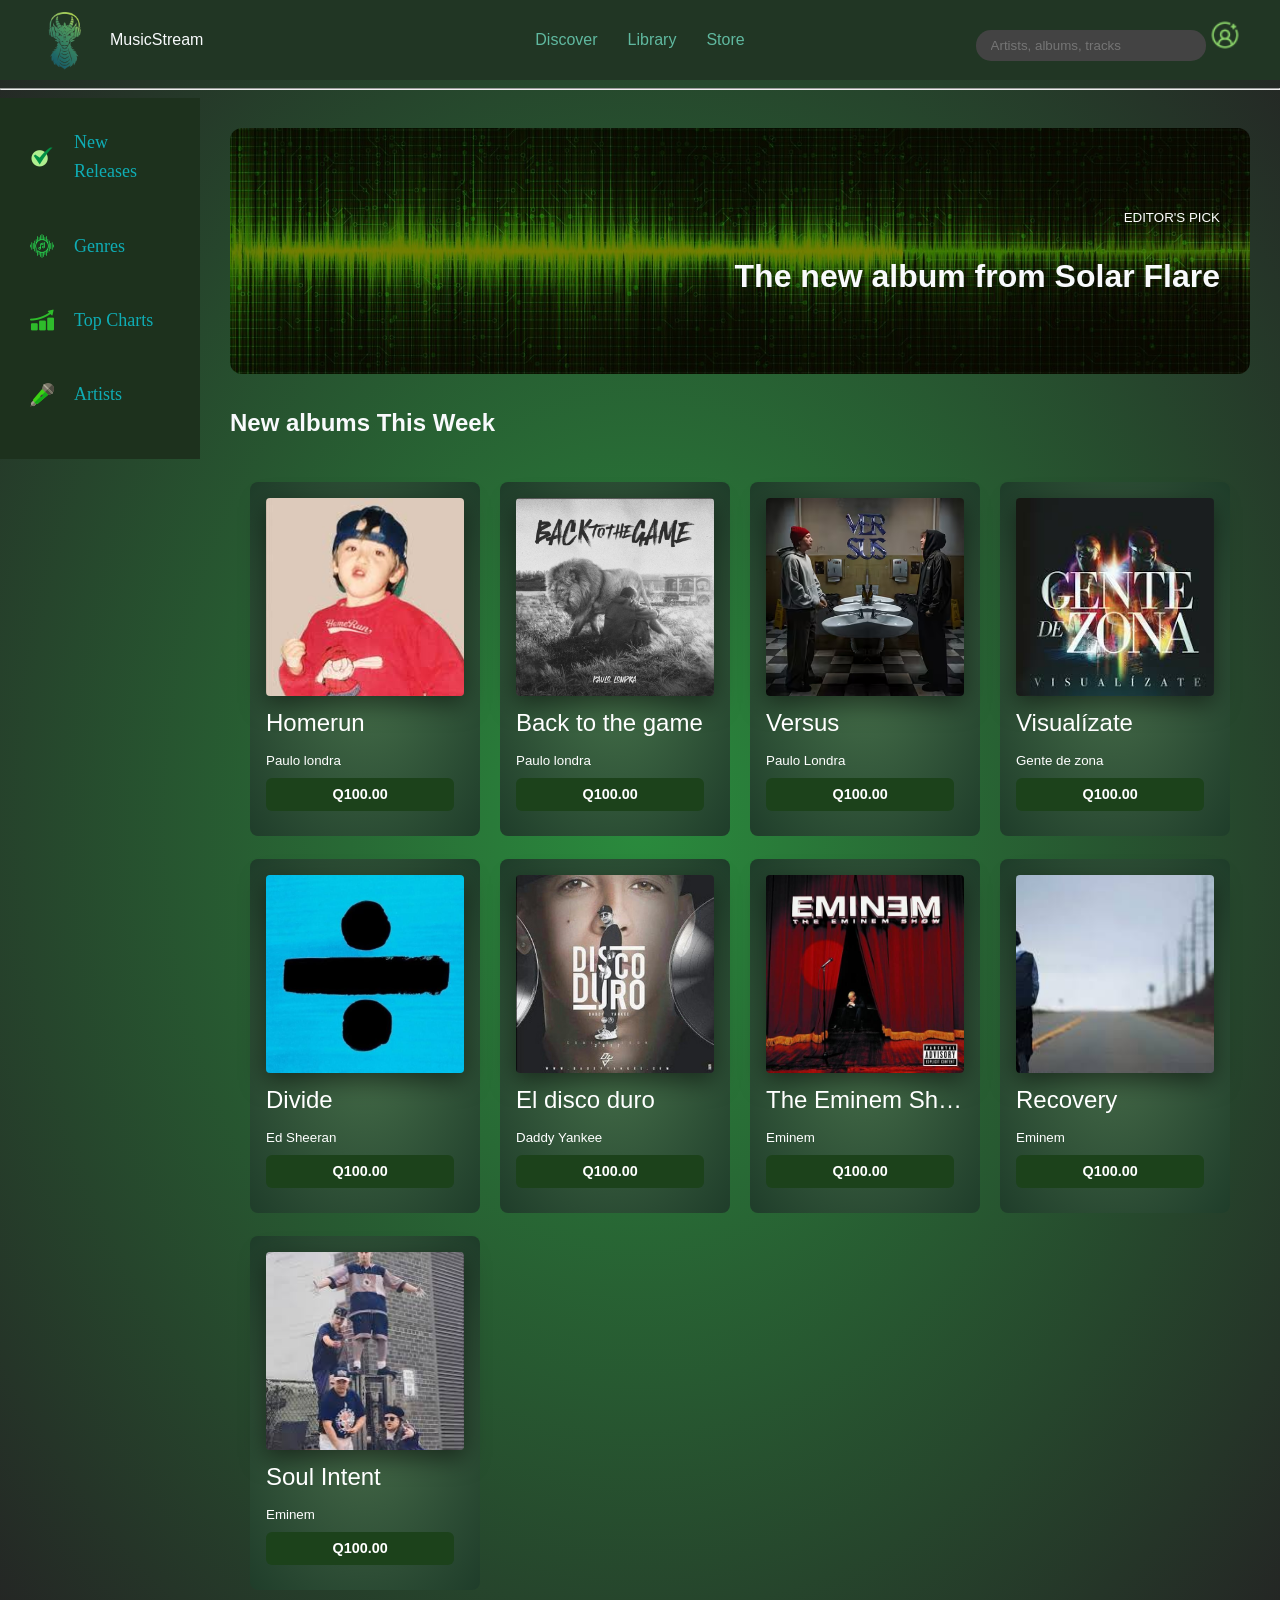
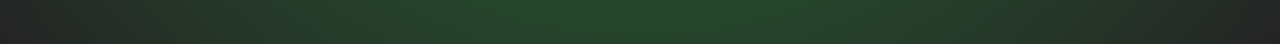
<file: index.html>
<!DOCTYPE html>
<html lang="es">
<head>
    <meta charset="UTF-8">
    <meta name="viewport" content="width=device-width, initial-scale=1.0">
    <meta name="description" content="Pagina principal Music Stream">
    <meta name="description" content="HTML,css, pagina web, Music Stream">
    <meta name="description" content="Denise López">
    <meta name="description" content="Music Stream HTML">
    <meta name="generator" content="VScode">
    <link rel="icon" type="image/png" href="/Assets/icons/favicon/favicon-96x96.png" sizes="96x96" />
    <link rel="icon" type="image/svg+xml" href="/Assets/icons/favicon/favicon.svg" />
    <link rel="shortcut icon" href="/Assets/icons/favicon/favicon.ico" />
    <link rel="apple-touch-icon" sizes="180x180" href="/Assets/icons/favicon/apple-touch-icon.png" />
    <link rel="manifest" href="/Assets/icons/favicon/site.webmanifest" />
    <title>MusicStream - Store</title>
    <link rel="stylesheet" href="Css/main.css">
   
</head>
<body>
    <header class="global-header ">
        <div class="header-left">
            <img src="Assets/icons/Logo.png" alt="MusicStream Logo" width="50px">
            <span>MusicStream</span>
        </div>
            <nav class="menu-central">
                <a href="index.html" class="active">Discover</a>
                <a href="#">Library</a>
                <a href="index.html">Store</a>
        </nav>
        <div class="header-right">
        <form class="search-bar">
            <input type="text" placeholder="Artists, albums, tracks" class="search-bar">
            <img src="Assets/icons/nueva-cuenta.png" width="30px" height="30px">
        </form>
      </div></header>
    <hr>
<div class="app-container">
    <div class="layout-principal">
    <aside class="sidebar">
    <a href="#"><img src="Assets/icons/Chequesito.png"><span>New Releases</span></a><br>
    <a href="#"><img src="Assets/icons/musica.png"><span>Genres</span></a><br>
    <a href="#"><img src="Assets/icons/grafica.png"><span>Top Charts</span></a><br>
    <a href="#"><img src="Assets/icons/microfono.png"><span>Artists</span></a> </aside></div>
<main class="contenido-derecha">
 <div class="fondo"> <br>
 <p><small>EDITOR'S PICK</small></p>
<h1>The new album from Solar Flare</h1>
</div>
<h2>New albums This Week</h2>
 <section class="albums">
    <div class="categoria card  homerun"> 
        <a href="views/album-detail.html" class="album-link ">
        <img src="Assets/img/homerun.jpeg"  class="imagen">
        <div class="info">
            <h2>Homerun</h2>
        <p><small>Paulo londra</small></p>
        <p class="precio">Q100.00</p></a>
        </div>
    </div>
     <div class="categoria card Back"> 
        <a href="" class="album-link">
        <img src="Assets/img/back-to-the-game.jpeg"  class="imagen">
        <div class="info">
            <h2>Back to the game</h2>
        <p><small>Paulo londra</small></p>
        <p class="precio">Q100.00</p></a>
        </div>
    </div>
    <div class="categoria card versus "> 
        <a href="" class="album-link">
        <img src="Assets/img/versus.avif" class="imagen">
        <div class="info">
            <h2>Versus</h2>
        <p><small>Paulo Londra</small></p>
        <p class="precio">Q100.00</p></a>
        </div>
    </div>
    <div class="categoria card visualizate"> 
        <a href="" class="album-link">
        <img src="Assets/img/visualizate.jpeg"  class="imagen">
        <div class="info">
            <h2>Visualízate</h2>
        <p><small> Gente de zona</small></p>
        <p class="precio">Q100.00</p></a>
        </div>
    </div>
      <div class="categoria card divide"> 
        <a href="" class="album-link">
        <img src="Assets/img/divide.jpg" class="imagen">
       <div class="info">
        <h2>Divide</h2>
        <p><small>Ed Sheeran</small></p>
        <p class="precio">Q100.00</p></a>
       </div>
    </div>
    <div class="categoria card disco"> 
        <a href="" class="album-link">
        <img src="Assets/img/Disco-duro.jpeg"  class="imagen">
        <div class="info">
            <h2> El disco duro</h2>
            <p><small>Daddy Yankee</small></p>
            <p class="precio">Q100.00</p></a>
        </div>
    </div>
    <div class="categoria card show"> 
        <a href="" class="album-link">
        <img src="Assets/img/eminen-show.jpg" class="imagen">
        <div class="info">
            <h2>The Eminem Show</h2>
        <p><small>Eminem</small></p>
        <p class="precio">Q100.00</p></a>
        </div>
    </div>
    <div class="categoria card recovery"> 
        <a href="" class="album-link">
        <img src="Assets/img/recovery.jpeg"  class="imagen">
        <div class="info">
            <h2>Recovery</h2>
            <p><small>Eminem</small></p>
            <p class="precio">Q100.00</p></a>
        </div>
    </div>
    <div class="categoria card soul"> 
        <a href="" class="album-link">
        <img src="Assets/img/soul intent.jpeg"  class="imagen">
        <div class="info">
            <h2>Soul Intent</h2>
        <p><small>Eminem</small></p>
        <p class="precio">Q100.00</p></a>
        </div>
    </div>
</section>
</main></div>
</div>
</body>
</html>
</file>
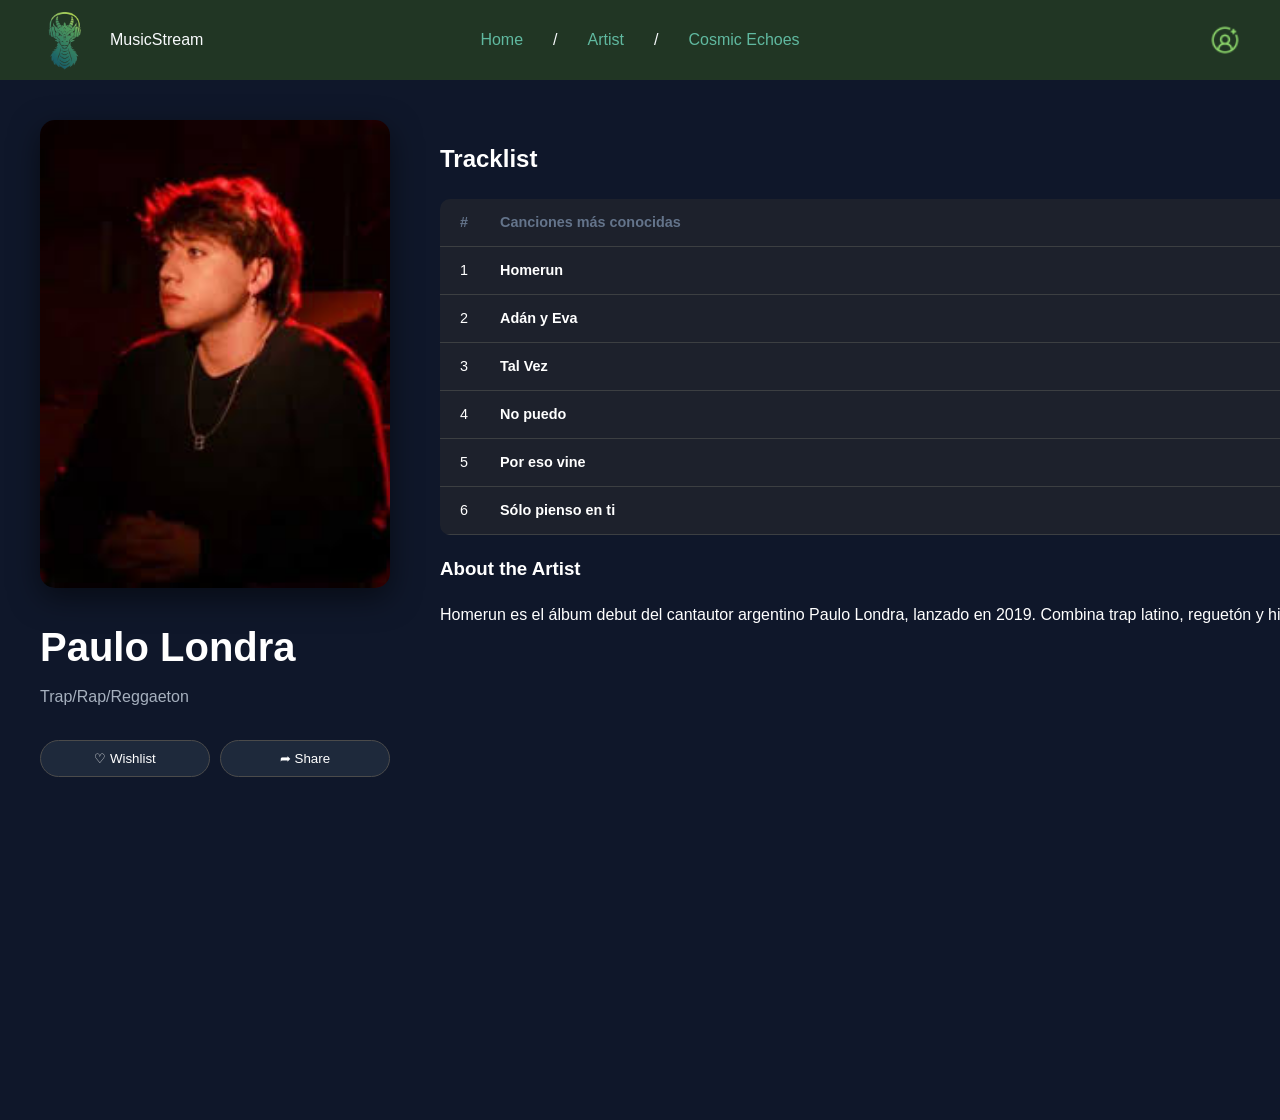
<file: Artist/Paulo.html>
<!DOCTYPE html>
<html lang="en">
<head>
    <meta charset="UTF-8">
    <meta name="viewport" content="width=device-width, initial-scale=1.0">
    <meta name="description" content="Pagina principal Music Stream">
    <meta name="description" content="HTML,css, pagina web, Music Stream">
    <meta name="description" content="Denise López">
    <meta name="description" content="Music Stream HTML">
    <meta name="generator" content="VScode">
    <link rel="icon" type="image/png" href="/Assets/icons/favicon/favicon-96x96.png" sizes="96x96" />
    <link rel="icon" type="image/svg+xml" href="/Assets/icons/favicon/favicon.svg" />
    <link rel="shortcut icon" href="/Assets/icons/favicon/favicon.ico" />
    <link rel="apple-touch-icon" sizes="180x180" href="/Assets/icons/favicon/apple-touch-icon.png" />
    <link rel="manifest" href="/Assets/icons/favicon/site.webmanifest" />
    <title>Paulo Londra</title>
    <link rel="stylesheet" href="../css-artist/Paulo.css">
    <link rel="stylesheet" href="../Css/main.css">
</head>
<body>
    <!-- -------------------Link de arriba------------------ -->
    <header class="global-header ">
        <div class="header-left">
            <img src="../Assets/icons/Logo.png" alt="MusicStream Logo" width="50px">
            <span>MusicStream</span>
        </div>
            <nav class="menu-central">
                <a href="../index.html">Home </a>/
                <a href="../Artist/Paulo.html">Artist</a>  /
                <a href="../views/album-detail.html">Cosmic Echoes</a>
        </nav>
        <div class="header-right">
            <img src="../Assets/icons/nueva-cuenta.png" width="30px" height="30px">
      </div></header>

<!-- ------------Info del album------------------------------ -->
    <main class="album-detail-view">
    <section class="album-hero">
        <div class="hero-left">
        <img src="../Assets/Art/Paulo.jpeg" alt="Cover" class="main-cover">
            <!-- -----Info debajo de imagen------>
        <div class="album-meta">
        <h1>Paulo Londra</h1>
        <p>Trap/Rap/Reggaeton</p>
        </div>
        <!-- -----------Botones------------- -->
        <div class="action-buttons">
        <div class="secondary-actions">
        <button class="btn-icon"> ♡  Wishlist</button>
        <button class="btn-icon"> ➦ Share</button>
        </div></div></div>
        <!-- .-----------TABLA-------------------- -->
        <div class="hero-right">
        <h2>Tracklist</h2>
        <div class="tracklist-container">
             <div class="track-header">
             <span>#</span>
             <span>Canciones más conocidas</span>
            <span> <span>ARTIST</span></span>
             <span>🕒</span>
             </div>
        <a href="../views/player.html" class="link">
        <div class="track-row">
            <span>1</span>
            <span class="t-title">Homerun</span>
            <span>Paulo Londra</span>
            <span>2:30</span>
        </div></a>
                    
        <div class="track-row">
            <span>2</span>
            <span class="t-title">Adán y Eva</span>
            <span>Paulo Londra</span>
            <span>4:17</span>
        </div>
                    
        <div class="track-row">
            <span>3</span>
            <span class="t-title">Tal Vez</span>
            <span>Paulo Londra</span>
            <span>4:24</span>
        </div>

        <div class="track-row">
            <span>4</span>
            <span class="t-title">No puedo</span>
            <span>Paulo Londra</span>
            <span>2:55</span>
        </div>

        <div class="track-row">
            <span>5</span>
            <span class="t-title">Por eso vine</span>
            <span>Paulo Londra</span>
            <span>2:57</span>
        </div>

        <div class="track-row">
            <span>6</span>
            <span class="t-title">Sólo pienso en ti</span>
            <span>Paulo Londra</span>
            <span>3:51</span>
        </div>
    </div>
<div class="artist-bio">
<h3>About the Artist</h3>
<p>Homerun es el álbum debut del cantautor argentino Paulo Londra, lanzado en 2019. Combina trap latino, reguetón y hip hop, destacando por rimas alegres y ritmos pegadizos producidos por Ovy On The Drums. El disco de 18 temas representa esfuerzo y superación, incluyendo éxitos como "Adán y Eva" y "Nena Maldición"</p>
</div></div>
</section>
</main>
</div>
</body>
</html>
</file>
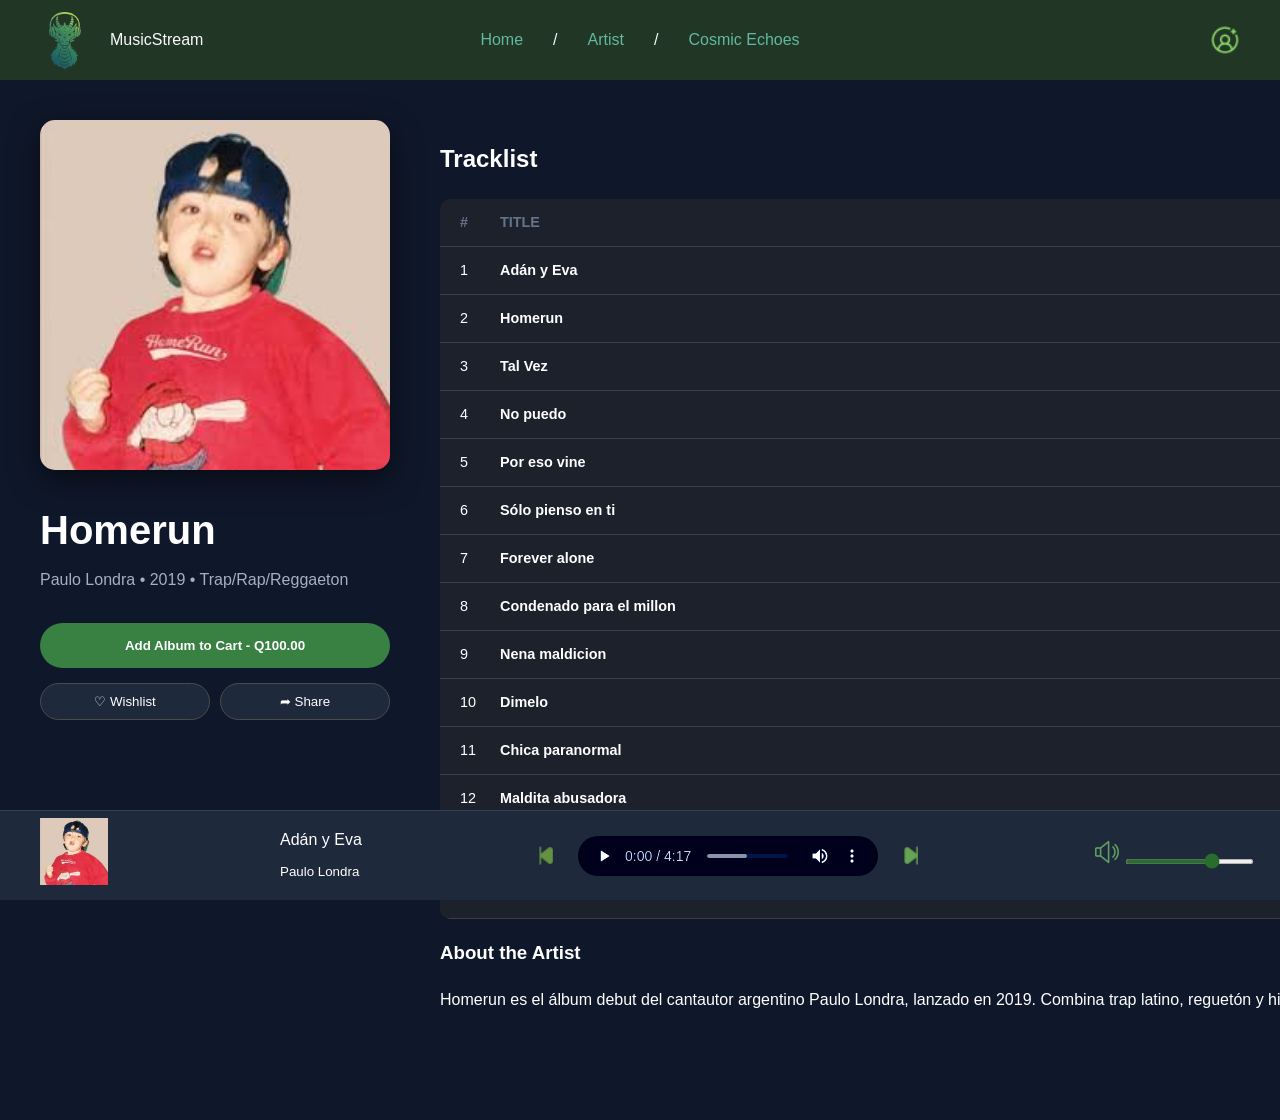
<file: views/album-detail.html>
<!DOCTYPE html>
<html lang="en">
<head>
    <meta charset="UTF-8">
    <meta name="viewport" content="width=device-width, initial-scale=1.0">
    <meta name="description" content="Pagina principal Music Stream">
    <meta name="description" content="HTML,css, pagina web, Music Stream">
    <meta name="description" content="Denise López">
    <meta name="description" content="Music Stream HTML">
    <meta name="generator" content="VScode">
    <link rel="icon" type="image/png" href="/Assets/icons/favicon/favicon-96x96.png" sizes="96x96" />
    <link rel="icon" type="image/svg+xml" href="/Assets/icons/favicon/favicon.svg" />
    <link rel="shortcut icon" href="/Assets/icons/favicon/favicon.ico" />
    <link rel="apple-touch-icon" sizes="180x180" href="/Assets/icons/favicon/apple-touch-icon.png" />
    <link rel="manifest" href="/Assets/icons/favicon/site.webmanifest" />
    <title>Homerun</title>
    <link rel="stylesheet" href="../Css/album-details.css">
    <link rel="stylesheet" href="../Css/main.css">
</head>
<body>
    <!-- -------------------Link de arriba------------------ -->
    <header class="global-header ">
        <div class="header-left">
            <img src="../Assets/icons/Logo.png" alt="MusicStream Logo" width="50px">
            <span>MusicStream</span>
        </div>
            <nav class="menu-central">
                <a href="../index.html">Home </a>/
                <a href="../Artist/Paulo.html">Artist</a>  /
                <a href="../views/album-detail.html">Cosmic Echoes</a>
        </nav>
        <div class="header-right">
            <img src="../Assets/icons/nueva-cuenta.png" width="30px" height="30px">
      </div></header>
<!-- ------------Info del album------------------------------ -->
<main class="album-detail-view">
<section class="album-hero">
    <div class="hero-left">
    <img src="../Assets/img/homerun.jpeg" alt="Cover" class="main-cover">
        <!-- -----Info debajo de imagen------>
    <div class="album-meta">
    <h1>Homerun</h1>
    <p>Paulo Londra • 2019 • Trap/Rap/Reggaeton</p>
    </div>
    <!-- -----------Botones------------- -->
    <div class="action-buttons">
    <a href="../views/cart.html"><button class="btn-buy">Add Album to Cart - Q100.00</button></a>
    <div class="secondary-actions">
    <button class="btn-icon"> ♡  Wishlist</button>
    <button class="btn-icon"> ➦ Share</button>
    </div></div></div>
    <!-- .-----------TABLA-------------------- -->
    <div class="hero-right">
    <h2>Tracklist</h2>
    <div class="tracklist-container">
         <div class="track-header">
         <span>#</span>
         <span>TITLE</span>
         <span>ARTIST</span>
         <span>🕒</span>
         </div>
    <a href="../views/player.html" class="link">
    <div class="track-row">
        <span>1</span>
        <span class="t-title">Adán y Eva</span>
        <span>Paulo Londra</span>
        <span>4:17</span>
    </div></a>
                
    <div class="track-row">
        <span>2</span>
        <span class="t-title">Homerun</span>
        <span>Paulo Londra</span>
        <span>2:30</span>
    </div>
                
    <div class="track-row">
        <span>3</span>
        <span class="t-title">Tal Vez</span>
        <span>Paulo Londra</span>
        <span>4:24</span>
    </div>

    <div class="track-row">
        <span>4</span>
        <span class="t-title">No puedo</span>
        <span>Paulo Londra</span>
        <span>2:55</span>
    </div>

    <div class="track-row">
        <span>5</span>
        <span class="t-title">Por eso vine</span>
        <span>Paulo Londra</span>
        <span>2:57</span>
    </div>

    <div class="track-row">
        <span>6</span>
        <span class="t-title">Sólo pienso en ti</span>
        <span>Paulo Londra</span>
        <span>3:51</span>
    </div>

    <div class="track-row">
        <span>7</span>
        <span class="t-title">Forever alone</span>
        <span>Paulo Londra</span>
        <span>3:53</span>
    </div>

    <div class="track-row">
        <span>8</span>
        <span class="t-title">Condenado para el millon</span>
        <span>Paulo Londra</span>
        <span>3:42</span>
    </div>

    <div class="track-row">
        <span>9</span>
        <span class="t-title">Nena maldicion</span>
        <span>Paulo Londra</span>
        <span>3:47</span>
    </div>

    <div class="track-row">
        <span>10</span>
        <span class="t-title">Dimelo</span>
        <span>Paulo Londra</span>
        <span>2:47</span>
     </div>

    <div class="track-row">
        <span>11</span>
        <span class="t-title">Chica paranormal</span>
        <span>Paulo Londra</span>
        <span>3:16</span>
    </div>

    <div class="track-row">
        <span>12</span>
        <span class="t-title">Maldita abusadora</span>
        <span>Paulo Londra</span>
        <span>3:10</span>
    </div> 

    <div class="track-row">
        <span>13</span>
        <span class="t-title">Querido amigo</span>
        <span>Paulo Londra</span>
        <span>2:48</span>
    </div> 

    <div class="track-row">
        <span>14</span>
        <span class="t-title">Luna llena</span>
        <span>Paulo Londra</span>
        <span>3:00</span>
    </div>
</div>
<div class="artist-bio">
<h3>About the Artist</h3>
<p>Homerun es el álbum debut del cantautor argentino Paulo Londra, lanzado en 2019. Combina trap latino, reguetón y hip hop, destacando por rimas alegres y ritmos pegadizos producidos por Ovy On The Drums. El disco de 18 temas representa esfuerzo y superación, incluyendo éxitos como "Adán y Eva" y "Nena Maldición"</p>
</div></div>
</section>
</main>
<!-- -----------------Notones de musica--------------- -->
<footer class="player-bar">
<div class="current-track">
    <img src="../Assets/img/homerun.jpeg"  width="30%" height="30%">
</div>
<div class="track-text">
           <p >Adán y Eva</p>
            <small >Paulo Londra</small>
       </div>
<div class="player-controls">
    <div class="buttons-group">
        <img src="../Assets/icons/dar-un-paso-atras.png" class="control-icon" >
        <audio controls class="custom-audio-player">
            <source src="../Assets/sounds/Adan y Eva.mp3">
        </audio>
        <img src="../Assets/icons/dar-un-paso-adelante.png" class="control-icon" >
    </div>
</div>

<div class="volume-controls">
    <span><img src="../Assets/icons/volumen.png"ss></span>
    <input type="range" class="volume-range" min="0" max="100" value="70">
</div>
</footer>
</div>
</body>
</html>
</file>
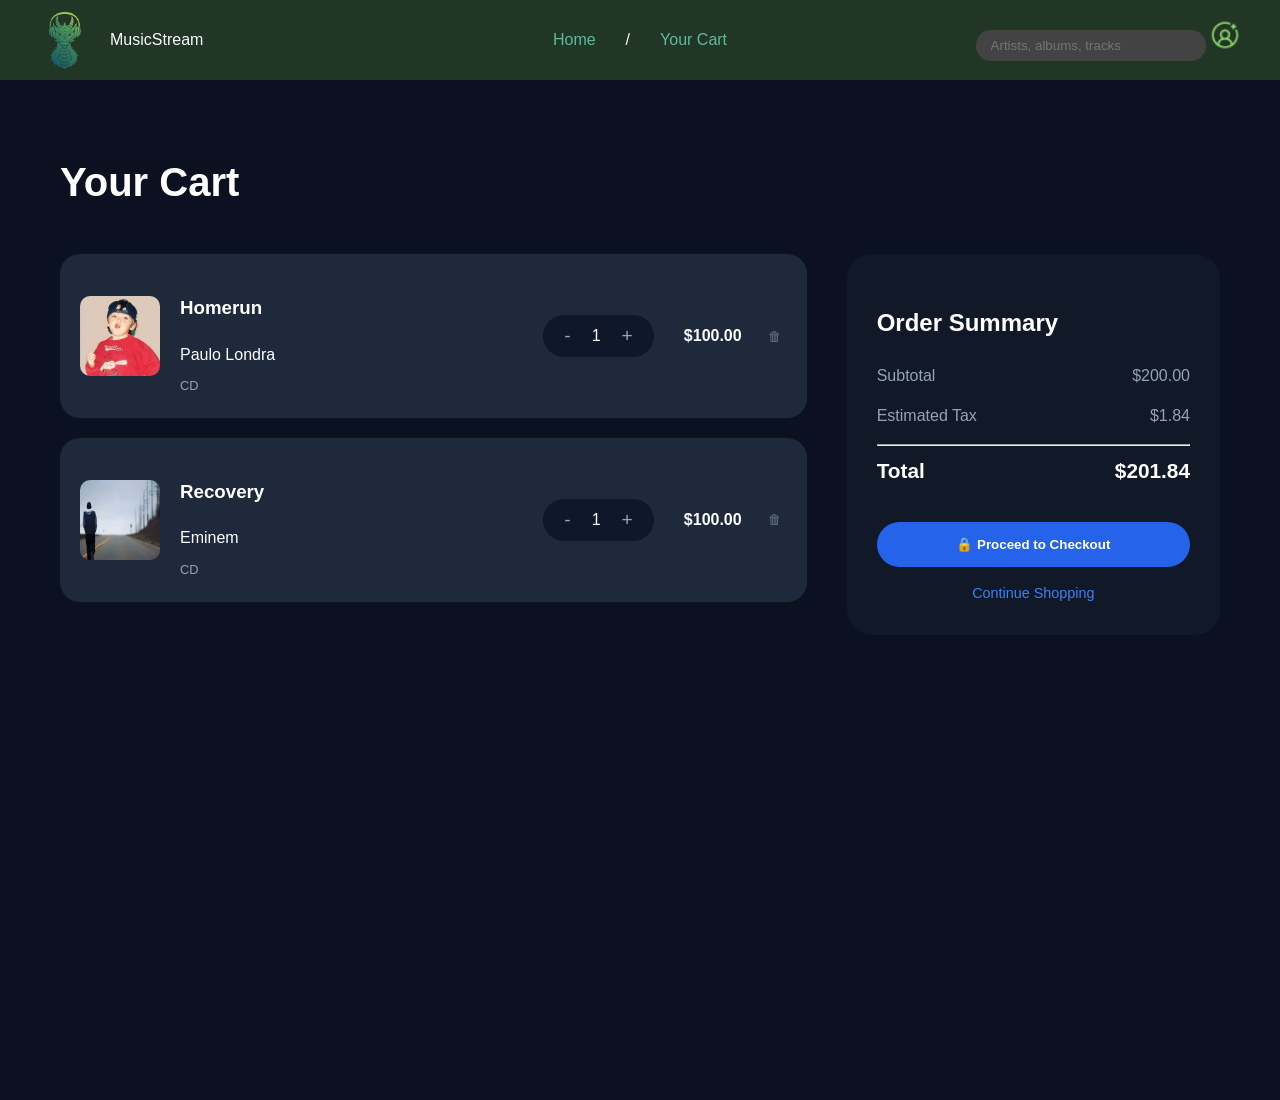
<file: views/cart.html>
<!DOCTYPE html>
<html lang="en">
<head>
    <meta charset="UTF-8">
    <meta name="viewport" content="width=device-width, initial-scale=1.0">
    <meta name="description" content="Pagina principal Music Stream">
    <meta name="description" content="HTML,css, pagina web, Music Stream">
    <meta name="description" content="Denise López">
    <meta name="description" content="Music Stream HTML">
    <meta name="generator" content="VScode">
    <link rel="icon" type="image/png" href="/Assets/icons/favicon/favicon-96x96.png" sizes="96x96" />
    <link rel="icon" type="image/svg+xml" href="/Assets/icons/favicon/favicon.svg" />
    <link rel="shortcut icon" href="/Assets/icons/favicon/favicon.ico" />
    <link rel="apple-touch-icon" sizes="180x180" href="/Assets/icons/favicon/apple-touch-icon.png" />
    <link rel="manifest" href="/Assets/icons/favicon/site.webmanifest" />
    <title>Homerun</title>
    <link rel="stylesheet" href="../Css/cart.css">
    <link rel="stylesheet" href="../Css/main.css">
</head>
<body>
    <!-- -------------------Link de arriba------------------ -->
    <header class="global-header ">
        <div class="header-left">
            <img src="../Assets/icons/Logo.png" alt="MusicStream Logo" width="50px">
            <span>MusicStream</span>
        </div>
            <nav class="menu-central">
            <a href="../index.html">Home</a>/ 
            <a href="../views/cart.html">Your Cart</a>
        </nav>
        <div class="header-right">
        <form class="search-bar">
            <input type="text" placeholder="Artists, albums, tracks" class="search-bar">
            <img src="../Assets/icons/nueva-cuenta.png" width="30px" height="30px">
        </form>
      </div></header>
    <div class="cart-container">
    <header class="cart-header">
        <h1>Your Cart</h1>
    </header>
<!-- -----------------------Cartas de compra----------------------------- -->
    <div class="cart-layout">
        <section class="cart-items">
            <div class="cart-card">
                <img src="../Assets/img/homerun.jpeg"  class="item-thumb">
                <div class="item-details">
                    <h3>Homerun</h3>
                    <p>Paulo Londra</p>
                    <span class="format-tag">CD</span>
                </div>
                <div class="item-controls">
                    <button class="qty-btn">-</button>
                    <span class="qty-number">1</span>
                    <button class="qty-btn">+</button>
                </div>
                <div class="item-price">
                    <span>$100.00</span>
                    <button class="delete-btn">🗑</button>
                </div>
            </div>

            <div class="cart-card">
                <img src="../Assets/img/recovery.jpeg" class="item-thumb">
                <div class="item-details">
                    <h3>Recovery</h3>
                    <p>Eminem</p>
                    <span class="format-tag">CD</span>
                </div>
                <div class="item-controls">
                    <button class="qty-btn">-</button>
                    <span class="qty-number">1</span>
                    <button class="qty-btn">+</button>
                </div>
                <div class="item-price">
                    <span>$100.00</span>
                    <button class="delete-btn">🗑</button>
                </div>
            </div>
        </section>
<!-- ---------------SUMATORIA DE LA ORDEN--------------------- -->
        <aside class="order-summary">
            <div class="summary-card">
                <h2>Order Summary</h2>
                <div class="summary-line">
                    <span>Subtotal</span>
                    <span>$200.00</span>
                </div>
                <div class="summary-line">
                    <span>Estimated Tax</span>
                    <span>$1.84</span>
                </div>
                <hr class="divider">
                <div class="summary-line total">
                    <span>Total</span>
                    <span>$201.84</span>
                </div>
                
                <button class="btn-checkout" onclick="window.location.href='payment.html'">
                    🔒 Proceed to Checkout
                </button>
                <a href="../index.html" class="continue-link">Continue Shopping</a>
            </div>
        </aside>
    </div>
</div>
</body>
</html>
</file>
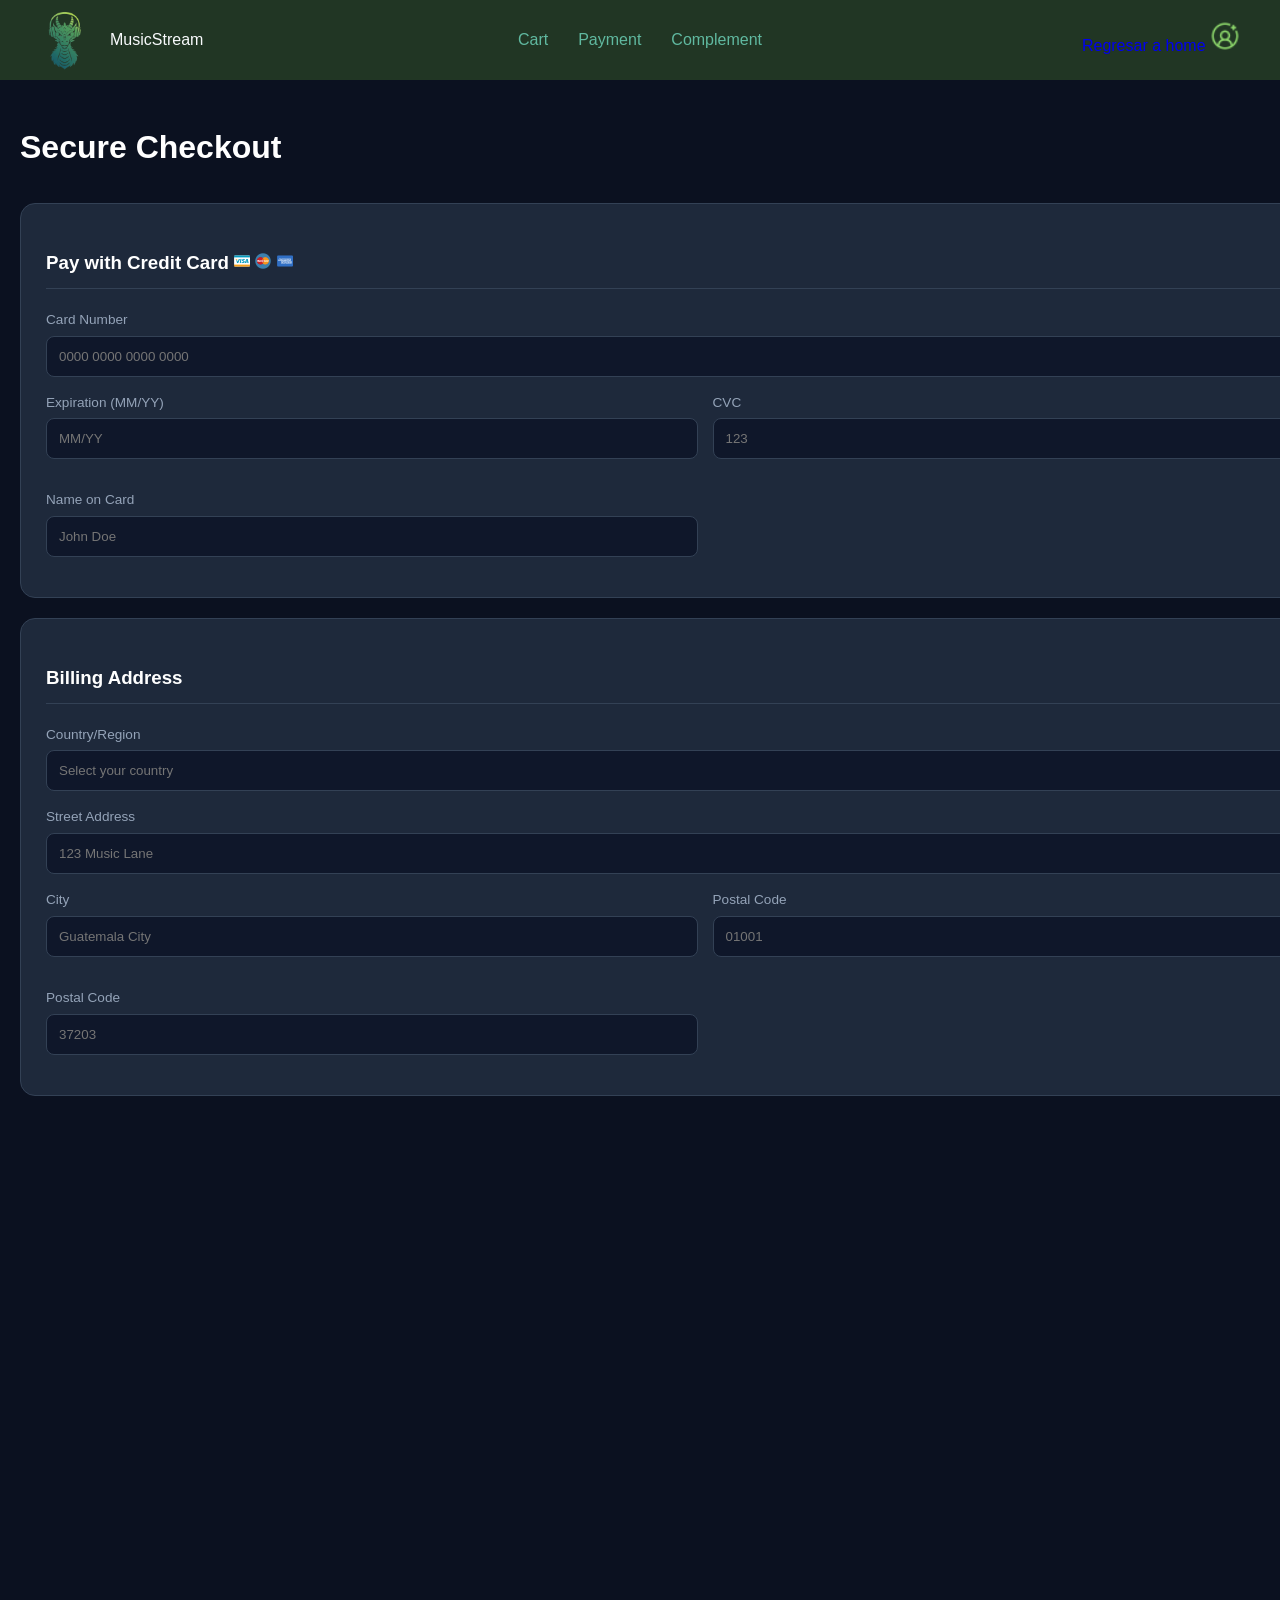
<file: views/payment.html>
<!DOCTYPE html>
<html lang="en">
<head>
    <meta charset="UTF-8">
    <meta name="viewport" content="width=device-width, initial-scale=1.0">
    <meta name="description" content="Pagina principal Music Stream">
    <meta name="description" content="HTML,css, pagina web, Music Stream">
    <meta name="description" content="Denise López">
    <meta name="description" content="Music Stream HTML">
    <meta name="generator" content="VScode">
    <link rel="icon" type="image/png" href="/Assets/icons/favicon/favicon-96x96.png" sizes="96x96" />
    <link rel="icon" type="image/svg+xml" href="/Assets/icons/favicon/favicon.svg" />
    <link rel="shortcut icon" href="/Assets/icons/favicon/favicon.ico" />
    <link rel="apple-touch-icon" sizes="180x180" href="/Assets/icons/favicon/apple-touch-icon.png" />
    <link rel="manifest" href="/Assets/icons/favicon/site.webmanifest" />
    <title>Homerun</title>
    <link rel="stylesheet" href="../Css/payment.css">
    <link rel="stylesheet" href="../Css/main.css">
</head>
<body>
    <!-- -------------------Link de arriba------------------ -->
      <!-- -------------------Link de arriba------------------ -->
    <header class="global-header ">
        <div class="header-left">
            <img src="../Assets/icons/Logo.png" alt="MusicStream Logo" width="50px">
            <span>MusicStream</span>
        </div>
            <nav class="menu-central">
                <a href="../views/cart.html">Cart </a>
                <a href="../views/payment.html">Payment</a> 
                <a href="../views/success.html">Complement</a>
        </nav>
        <div class="header-right">
        <form class="search-bar">
            <a href="../index.html"> Regresar a home</a>
            <img src="../Assets/icons/nueva-cuenta.png" width="30px" height="30px">
        </form>
      </div></header>
    <div class="app-container">
    <main class="cart-checkout-view">
        <header class="view-header">
            <h1>Secure Checkout</h1>
        </header>

        <div class="checkout-grid">
            <section class="forms-column">
                <div class="checkout-card">
                    <h3>Pay with Credit Card
                        <img src="../Assets/icons/visa.png">
                        <img src="../Assets/icons/mastercad.png">
                        <img src="../Assets/icons/american-express.png" >
                    </h3>
                    
                    <form class="payment-form">
                        <div class="input-group">
                            <label>Card Number</label>
                            <input type="text" placeholder="0000 0000 0000 0000">
                        </div>
                        <div class="input-row">
                            <div class="input-group">
                                <label>Expiration (MM/YY)</label>
                                <input type="text" placeholder="MM/YY">
                            </div>
                            <div class="input-group">
                                <label>CVC</label>
                                <input type="password" placeholder="123">
                            </div>
                             <div class="input-group">
                            <label>Name on Card</label>
                            <input type="text" placeholder="John Doe">
                        </div>
                        </div>
                    </form>
                </div>

                <div class="checkout-card">
                    <h3>Billing Address</h3>
                    <form class="address-form">
                        <div class="input-group">
                            <label>Country/Region</label>
                            <input type="text" id="region" name="region" list="region-list" placeholder="Select your country">
                            <datalist id="region-list">
                            <option value="Guatemala">
                            <option value="Mexico">
                            <option value="Estados Unidos">
                             </datalist>
                        </div>
                        <div class="input-group">
                            <label>Street Address</label>
                            <input type="text" placeholder="123 Music Lane">
                        </div>
                        <div class="input-row">
                            <div class="input-group">
                                <label>City</label>
                                <input type="text" placeholder="Guatemala City">
                            </div>
                            <div class="input-group">
                                <label>Postal Code</label>
                                <input type="text" placeholder="01001">
                            </div>
                              <div class="input-group">
                            <label>Postal Code</label>
                            <input type="text" placeholder="37203">
                        </div>
                        </div>
                    </form>
                </div>
            </section>

            <aside class="order-summary-sidebar">
                <div class="summary-card">
                    <h3>Order Summary</h3>
                    <div class="cart-items">
                        <div class="summary-item">
                            <img src="../Assets/img/homerun.jpeg" alt="homerun">
                            <div class="item-info">
                                <p><strong>Homerun</strong></p>
                                <small>Paulo Londra</small>
                            </div>
                            <span class="price">Q100.00</span>
                        </div>
                    </div>
                     <div class="cart-items">
                        <div class="summary-item">
                            <img src="../Assets/img/recovery.jpeg" alt="recovery">
                            <div class="item-info">
                                <p><strong>Recovery</strong></p>
                                <small>Eminem</small>
                            </div>
                            <span class="price">Q100.00</span>
                        </div>
                    </div>

                    <div class="totals-section">
                        <div class="total-row"><span>Subtotal</span><span>Q200.00</span></div>
                        <div class="total-row"><span>Estimated Tax</span><span>Q12.00</span></div>
                        <div class="total-row grand-total">
                            <span>Total</span><span>Q212.00</span>
                        </div>
                    </div>

                    <button class="btn-place-order"><a href="../views/success.html">Place Order & Pay Q112.00 🔒</a></button>
                    <p class="terms-text">By placing this order, you agree to our Terms of Service.</p>
                </div>
            </aside>
        </div>
    </main>
</div>
</body>
</html>
</file>
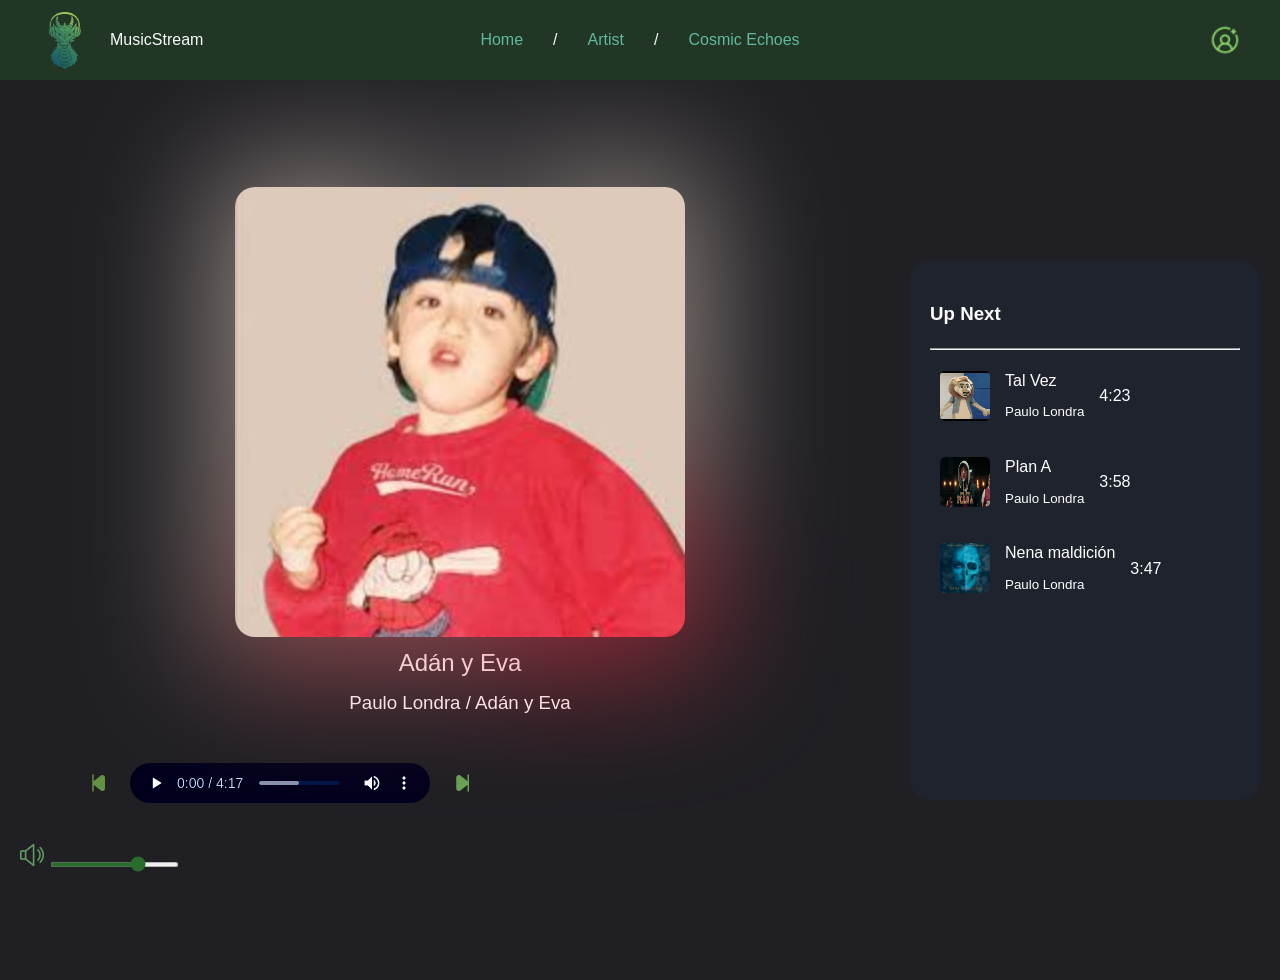
<file: views/player.html>
<!DOCTYPE html>
<html lang="en">
<head>
    <meta charset="UTF-8">
    <meta name="viewport" content="width=device-width, initial-scale=1.0">
    <meta name="description" content="Pagina principal Music Stream">
    <meta name="description" content="HTML,css, pagina web, Music Stream">
    <meta name="description" content="Denise López">
    <meta name="description" content="Music Stream HTML">
    <meta name="generator" content="VScode">
    <link rel="icon" type="image/png" href="/Assets/icons/favicon/favicon-96x96.png" sizes="96x96" />
    <link rel="icon" type="image/svg+xml" href="/Assets/icons/favicon/favicon.svg" />
    <link rel="shortcut icon" href="/Assets/icons/favicon/favicon.ico" />
    <link rel="apple-touch-icon" sizes="180x180" href="/Assets/icons/favicon/apple-touch-icon.png" />
    <link rel="manifest" href="/Assets/icons/favicon/site.webmanifest" />
    <title>Homerun</title>
    <link rel="stylesheet" href="../Css/player.css">
        <link rel="stylesheet" href="../Css/main.css">
</head>
<body>
    <!-- -------------------Link de arriba------------------ -->
       <header class="global-header ">
        <div class="header-left">
            <img src="../Assets/icons/Logo.png" alt="MusicStream Logo" width="50px">
            <span>MusicStream</span>
        </div>
            <nav class="menu-central">
                <a href="../index.html">Home </a>/
                <a href="../Artist/Paulo.html">Artist</a>  /
                <a href="../views/album-detail.html">Cosmic Echoes</a>        </nav>
        <div class="header-right">
            <img src="../Assets/icons/nueva-cuenta.png" width="30px" height="30px">
      </div></header>
    <!-- ------------------------Info de la cancion----------------------->
    <main class="player-focus-view">
    <div class="player-main-content">
        <section class="art-focal-point">
            <div class="glow-container">
                <img src="../Assets/img/homerun.jpeg" alt="Album Art" class="main-art">
            </div>
            <div class="info">
                <h1>Adán y Eva </h1>
                <h3>Paulo Londra <span>/ Adán y Eva</span></h3>
            </div>
                <footer class="player-bar">
                    <div class="player-controls">
                        <div class="buttons-group">
                            <img src="../Assets/icons/dar-un-paso-atras.png" class="control-icon" >
                            <audio controls class="custom-audio-player">
                                <source src="../Assets/sounds/Adan y Eva.mp3">
                            </audio>
                            <img src="../Assets/icons/dar-un-paso-adelante.png" class="control-icon" >
                        </div>
                    </div>
                </footer>
                <div class="volume-controls">
                    <span><img src="../Assets/icons/volumen.png"ss></span>
                    <span><input type="range" class="volume-range" min="0" max="100" value="70"></span>
                </div>
        </section>
<!-- --------------Tabla de las canciones que seguiran-------------------->
        <aside class="up-next-panel">
        <h3>Up Next</h3>
        <hr>
        <div class="queue-list">
            <div class="queue-item">
                <img src="../Assets/img/Talvez.jpeg">
                <div class="item-text">
                    <p>Tal Vez</p>
                    <small>Paulo Londra</small>
                </div>
                <span class="duration">4:23</span>
            </div>
            <div class="queue-item">
                <img src="../Assets/img/Plan.jpg" >
                <div class="item-text">
                    <p>Plan A</p>
                    <small>Paulo Londra</small>
                </div>
                <span class="duration">3:58</span>
            </div>
            <div class="queue-item">
                <img src="../Assets/img/nena.jpg" >
                <div class="item-text">
                    <p>Nena maldición</p>
                    <small>Paulo Londra</small>
                </div>
                <span class="duration">3:47</span>
            </div>
        </div>
        </aside>
    </div>
</main>
</body>
</html>
</file>
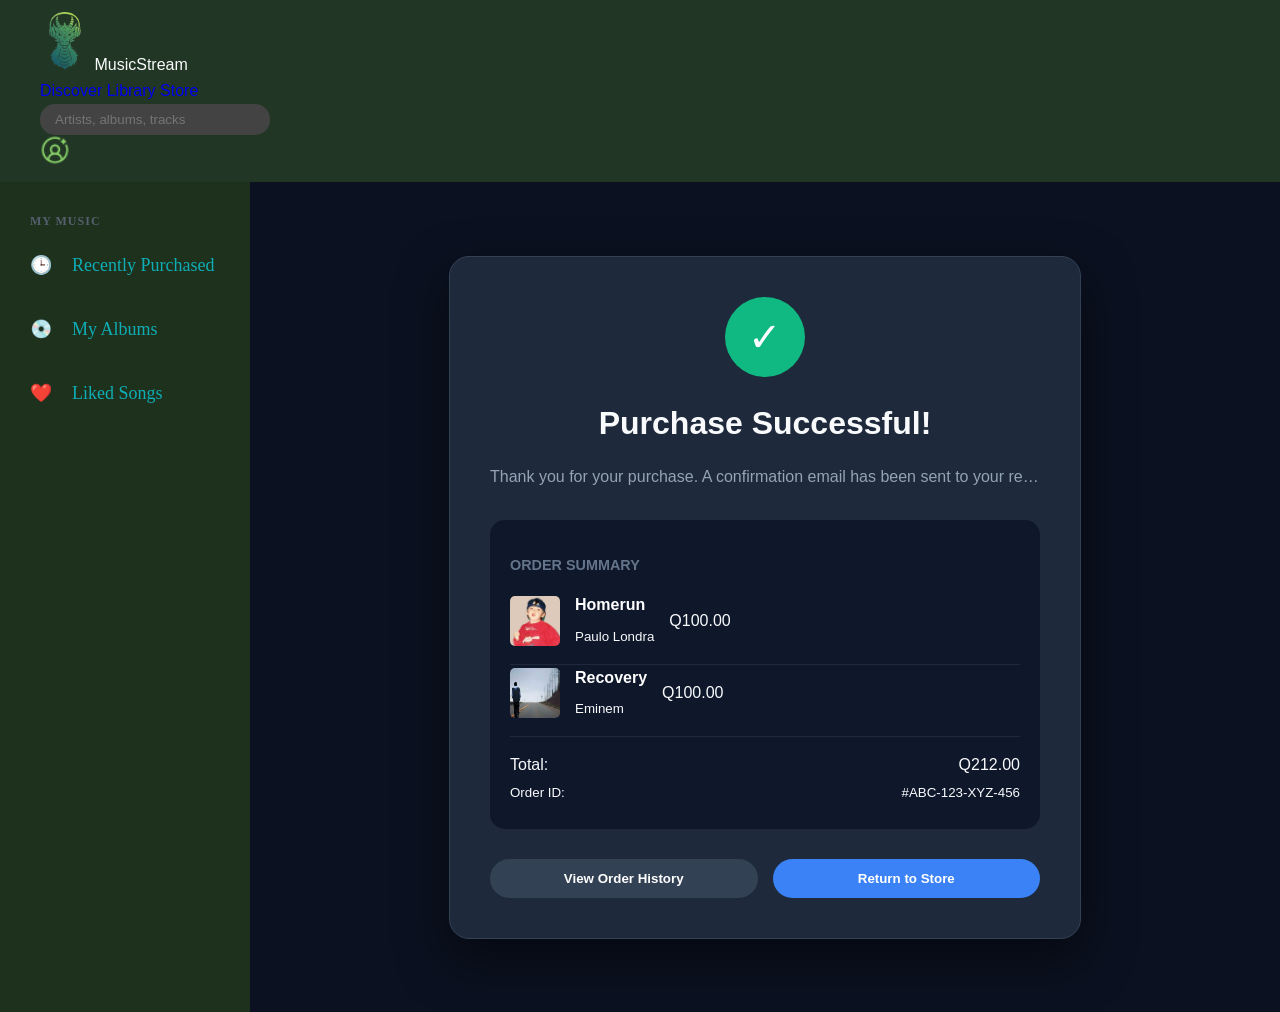
<file: views/success.html>
<!DOCTYPE html>
<html lang="en">
<head>
    <meta charset="UTF-8">
    <meta name="viewport" content="width=device-width, initial-scale=1.0">
    <meta name="description" content="Pagina principal Music Stream">
    <meta name="description" content="HTML,css, pagina web, Music Stream">
    <meta name="description" content="Denise López">
    <meta name="description" content="Music Stream HTML">
    <meta name="generator" content="VScode">
    <link rel="icon" type="image/png" href="/Assets/icons/favicon/favicon-96x96.png" sizes="96x96" />
    <link rel="icon" type="image/svg+xml" href="/Assets/icons/favicon/favicon.svg" />
    <link rel="shortcut icon" href="/Assets/icons/favicon/favicon.ico" />
    <link rel="apple-touch-icon" sizes="180x180" href="/Assets/icons/favicon/apple-touch-icon.png" />
    <link rel="manifest" href="/Assets/icons/favicon/site.webmanifest" />
    <title>Homerun</title>
    <link rel="stylesheet" href="../Css/success.css">
    <link rel="stylesheet" href="../Css/main.css">
</head>
<body>
    <header class="global-header ">
        <div class="opciones">
            <img src="../Assets/icons/Logo.png" alt="MusicStream Logo" width="50px">
            <span>MusicStream</span>
            <nav class="menu">
                <a href="index.html" class="active">Discover</a>
                <a href="#">Library</a>
                <a href="index.html">Store</a>
            </nav>
  <form class="search-bar">
        <input type="text" placeholder="Artists, albums, tracks" class="search-bar">
        </form>
        <img src="../Assets/icons/nueva-cuenta.png" width="30px" height="30px">
    </div> </header>

    <div class="main-container">
        <aside class="sidebar">
            <p class="sidebar-title">MY MUSIC</p>
            <nav class="sidebar-nav">
                <a href="#"><span class="icon">🕒</span> Recently Purchased</a>
                <a href="#"><span class="icon">💿</span> My Albums</a>
                <a href="#"><span class="icon">❤️</span> Liked Songs</a>
            </nav>
        </aside>

        <main class="success-view">
            <div class="success-card">
                <div class="success-icon">✓</div>
                <h1>Purchase Successful!</h1>
                <p class="success-msg">
                    Thank you for your purchase. A confirmation email has been sent to your registered address. 
                    You can now find your new music in your library.
                </p>

                <div class="order-receipt">
                    <h3>Order Summary</h3>
                    <div class="receipt-item">
                        <img src="../Assets/img/homerun.jpeg" alt="homerun">
                        <div class="receipt-text">
                            <p><strong>Homerun</strong></p>
                            <small>Paulo Londra</small>
                        </div>
                        <span class="receipt-price">Q100.00</span>
                    </div>
                    
                    <div class="receipt-item">
                        <img src="../Assets/img/recovery.jpeg" >
                        <div class="receipt-text">
                            <p><strong>Recovery</strong></p>
                            <small>Eminem</small>
                        </div>
                        <span class="receipt-price">Q100.00</span>
                    </div>
                    <div class="receipt-totals">
                        <div class="r-row"><span>Total:</span><span>Q212.00</span></div>
                        <div class="r-row"><small>Order ID:</small><small>#ABC-123-XYZ-456</small></div>
                    </div>
                </div>

                <div class="success-actions">
                    <button class="btn-secondary">View Order History</button>
                    <button class="btn-primary" onclick="window.location.href='../index.html'">Return to Store</button>
                </div>
            </div>
        </main>
    </div>
</body>
</html>
</file>
<file: Css/main.css>
/* 1. Variables Globales */
:root {
    --bg-dark: #2a8b3d;
    --bg-card:#1f3d2a;
    --bg-sidebar: #1d311d;
    --accent-blue: #3b82f6;
    --text-main: #f8fafc;
    --text-dim: #0fadb5;
    --card-bg: #4d724fdb;
    --fond-dark: #000000db;
}

/* 2. Estilos Generales */
body {
    background-image: radial-gradient(var(--bg-dark),var(--fond-dark));
    color: var(--text-main);
    line-height: 1.6;
    margin: 0;
    font-family: 'Segoe UI', Tahoma, Geneva, Verdana, sans-serif;
}

/* 3. Header */
.global-header {
    background-color: #213624;
    display: flex;
    justify-content: space-between; /* Reparte los 3 grupos: izquierda, centro y derecha */
    align-items: center;
    padding: 10px 40px;
    position: sticky;
    top: 0;
    z-index: 1000;
}

/* Grupo Izquierda */
.header-left {
    display: flex;
    align-items: center;
    gap: 20px;
    flex: 1; 
}

/* El Buscador */
.search-bar input {
    background: #434343;
    border: none;
    border-radius: 15px;
    padding: 8px 15px;
    color: rgb(222, 197, 6);
    width: 200px;
}

/* Grupo Centro (Menú) */
.menu-central {
    display: flex;
    gap: 30px;
    justify-content: center;
    flex: 1; 
}

.menu-central a {
    text-decoration: none;
    color: #60b9a0;
    font-weight: 500;
    transition: 0.3s;
}

.menu-central a:hover {
    color: #d6800f;
}

/* Grupo Derecha */
.header-right {
    display: flex;
    justify-content: flex-end;
    flex: 1; 
}

/* 4. Layout Principal */
.app-container {
    display: grid;
    grid-template-columns: 200px 3fr; 
    min-height: 100vh;
}

/* Caja lado izquierda */
.sidebar {
    background-color: var(--bg-sidebar);
    padding: 30px;
    font-family: Georgia, serif;
}

.sidebar a {
    display: flex;
    align-items: center;
    gap: 20px;
    text-decoration: none;
    color: var(--text-dim);
    margin-bottom: 20px;
    font-size: 18px;
    transition: 0.3s;
}

.sidebar a:hover {
    color: #d9761a;
}

/* 5. Contenido de la Derecha */
.contenido-derecha {
    padding: 30px;
}

.fondo {
    width: 100%;
    padding: 50px 30px;
    box-sizing: border-box; /* Evita que el padding ensanche el banner */
    text-align: right;
    background-image: linear-gradient(rgba(0,0,0,0.5), rgba(0,0,0,0.5)), url('../Assets/icons/fondo.jpg');
    background-size: cover;
    background-position: center;
    border-radius: 12px;
    margin-bottom: 30px;
}

/* Cuadrícula de Álbumes Responsive */
.albums {
    display: grid;
    grid-template-columns: repeat(auto-fill, minmax(200px, 3fr));
    gap: 20px;
    padding: 20px;
}

/* Diseño de la Tarjeta */
.card {
    background: radial-gradient(var(--card-bg),var(--bg-card));
    padding: 16px;
    border-radius: 8px;
    transition: transform 0.3s ease;
    text-align: center;
   text-align: left;
   height: 90%;
}

.card:hover {
    transform: translateY(-8px);
    background-image: linear-gradient(rgb(37, 83, 76), rgb(31, 133, 133));
}

.imagen {
    width: 100%;
    aspect-ratio: 1 /1;
    object-fit: cover;
    border-radius: 4px;
    box-shadow: 0 8px 24px rgba(0,0,0,0.5);
}

.precio {
    font-size: 0.9rem;
    font-weight: bold;
    background-color: #1c421b;
    border-radius: 6px;
    padding: 5px;
    margin-top: auto;
    display: inline-block;
    align-self: center;
    text-align: center;
    width: 90%;
}
.info h2,p,precio{
    color: #ffffff;
    font-size: 1 rem;
    font-weight: 400;
    margin: 0 0 5px 0;
    white-space: nowrap;
    overflow: hidden;
    text-overflow: ellipsis;
}
a{ text-decoration: none;}
</file>
<file: css-artist/Paulo.css>
/* Contenedor Principal con Grid */
.album-detail-view {
    background-color: #0f172a;
    color: white;
    padding: 40px;
    min-height: 100vh;
    padding-bottom: 100px; /* Espacio para la barra del reproductor */
}

.album-hero {
    display: grid;
    grid-template-columns: 350px 1fr;
    gap: 50px;
}

/* Columna Izquierda: Arte y Botones */
.main-cover {
    width: 100%;
    border-radius: 15px;
    box-shadow: 0 10px 30px rgba(0,0,0,0.5);
}

.album-meta h1 {
    font-size: 2.5rem;
    margin: 20px 0 5px 0;
    
}

.album-meta p {
    color: #a6b0be;
    margin-bottom: 30px;
}

.btn-buy {
    width: 100%;
    background-color: #398043; /* Azul Eléctrico */
    color: white;
    padding: 15px;
    border: none;
    border-radius: 25px;
    font-weight: bold;
    cursor: pointer;
    margin-bottom: 15px;
}

.secondary-actions {
    display: flex;
    gap: 10px;
}

.btn-icon {
    flex: 1;
    background-color: #1e293b;
    border: 1px solid #4b4b4b;
    color: white;
    padding: 10px;
    border-radius: 20px;
    cursor: pointer;
}

/* Columna Derecha: Tracklist */
.tracklist-container {
    margin-top: 20px;
    background-color: rgba(44, 45, 46, 0.5);
    border-radius: 10px;
    overflow: hidden;
}

.track-header, .track-row {
    display: grid;
    grid-template-columns: 40px 1fr 1fr 80px;
    padding: 12px 20px;
    border-bottom: 1px solid #3c3f42;
    font-size: 0.9rem;
}

.track-header {
    color: #64748b;
    font-weight: bold;
}

.track-row:hover {
    background-color: #334155;
    cursor: pointer;
}

.t-title {
    font-weight: bold;
}
.link{
    text-decoration: none; /* Quita el subrayado */
    color: inherit;        /* Hereda el color blanco/claro que ya tenías */
    display: block; 
}


/* Efecto en la imagen del álbum */
.album-mini-resizer {
    width: 70px;
    height: 70px;
    border-radius: 8px;
    transition: transform 0.3s ease, box-shadow 0.3s ease;
    cursor: pointer;
}

.album-mini-resizer:hover {
    transform: scale(1.1);
    box-shadow: 0 0 15px rgba(59, 130, 246, 0.5); /* Brillo azul */
}

/* Controles de reproducción */
.player-bar{
    height: 1%;
    width: 95%;
    display: flex;
    justify-content: space-around;
    align-items: center;
    padding: 40px;


}
.player-controls {
    flex: 1;
    display: flex;
    flex-direction: column;
    align-items: center;
    gap: 30px;
}

.buttons-group {
    display: flex;
    align-items: center;
    gap: 20px;
}

.control-icon {
    width: 25px;
    height: 25px;
    cursor: pointer;
    transition: opacity 0.1s;
}

.control-icon:hover {
    opacity: 0.7;
    transform: translateY(-2px);
}

h4 a{
    color: #2f7445;
    justify-content: space-around;
    padding: 10px;
    right: 0px;
}
</file>
<file: Css/album-details.css>
/* Contenedor Principal con Grid */
.album-detail-view {
    background-color: #0f172a;
    color: white;
    padding: 40px;
    min-height: 100vh;
    padding-bottom: 100px; /* Espacio para la barra del reproductor */
}

.album-hero {
    display: grid;
    grid-template-columns: 350px 1fr;
    gap: 50px;
}

/* Columna Izquierda: Arte y Botones */
.main-cover {
    width: 100%;
    border-radius: 15px;
    box-shadow: 0 10px 30px rgba(0,0,0,0.5);
}

.album-meta h1 {
    font-size: 2.5rem;
    margin: 20px 0 5px 0;
    
}

.album-meta p {
    color: #a6b0be;
    margin-bottom: 30px;
}

.btn-buy {
    width: 100%;
    background-color: #398043; /* Azul Eléctrico */
    color: white;
    padding: 15px;
    border: none;
    border-radius: 25px;
    font-weight: bold;
    cursor: pointer;
    margin-bottom: 15px;
}

.secondary-actions {
    display: flex;
    gap: 10px;
}

.btn-icon {
    flex: 1;
    background-color: #1e293b;
    border: 1px solid #4b4b4b;
    color: white;
    padding: 10px;
    border-radius: 20px;
    cursor: pointer;
}

/* Columna Derecha: Tracklist */
.tracklist-container {
    margin-top: 20px;
    background-color: rgba(44, 45, 46, 0.5);
    border-radius: 10px;
    overflow: hidden;
}

.track-header, .track-row {
    display: grid;
    grid-template-columns: 40px 1fr 1fr 80px;
    padding: 12px 20px;
    border-bottom: 1px solid #3c3f42;
    font-size: 0.9rem;
}

.track-header {
    color: #64748b;
    font-weight: bold;
}

.track-row:hover {
    background-color: #334155;
    cursor: pointer;
}

.t-title {
    font-weight: bold;
}
.link{
    text-decoration: none; /* Quita el subrayado */
    color: inherit;        /* Hereda el color blanco/claro que ya tenías */
    display: block; 
}
/* Barra de Reproducción Inferior */
.player-bar {
    position: fixed;
    bottom: 0;
    width: 100%;
    height: 100px;
    background: #1e293b; /* Color oscuro profundo */
    display: flex;
    justify-content: space-between;
    align-items: center;
    padding: 0 30px;
    border-top: 1px solid #334155;
    z-index: 1000;
}

/* Efecto en la imagen del álbum */
.album-mini-resizer {
    width: 70px;
    height: 70px;
    border-radius: 8px;
    transition: transform 0.3s ease, box-shadow 0.3s ease;
    cursor: pointer;
}

.album-mini-resizer:hover {
    transform: scale(1.1);
    box-shadow: 0 0 15px rgba(59, 130, 246, 0.5); /* Brillo azul */
}

/* Controles de reproducción */
.player-bar{
    height: 1%;
    width: 95%;
    display: flex;
    justify-content: space-around;
    align-items: center;
    padding: 40px;


}
.player-controls {
    flex: 1;
    display: flex;
    flex-direction: column;
    align-items: center;
    gap: 30px;
}

.buttons-group {
    display: flex;
    align-items: center;
    gap: 20px;
}

.control-icon {
    width: 25px;
    height: 25px;
    cursor: pointer;
    transition: opacity 0.1s;
}

.control-icon:hover {
    opacity: 0.7;
    transform: translateY(-2px);
}

/* Estilizar el reproductor de audio nativo */
.custom-audio-player {
    height: 40px;
    filter: sepia(700%) saturate(100%) brightness(100%) invert(100%);

}

/* Barra de volumen interactiva */
.volume-range {
   height: 5px;
    cursor: pointer;
    accent-color: #286d2b; /* Color azul del control */
}
.track-text {
    margin-left: 15px;
    color: white;
}

h4 a{
    color: #2f7445;
    justify-content: space-around;
    padding: 10px;
    right: 0px;
}
</file>
<file: Css/cart.css>
.menus{
    padding-left: 300px;
}
.menus a:hover{
    color:white;
}
.item{
    padding-left: 300px;
}
.breadcrumb a {
    color: #46a765;
    justify-content: space-around;
    padding: 10px;
    right: 0px;
}

.cart-container {
    padding: 60px;
    background-color: #0b1120;
    color: white;
    min-height: 100vh;
}

.cart-header h1 {
    font-size: 2.5rem;
    margin-top: 10px;
}

.cart-layout {
    display: flex;
    gap: 40px;
    margin-top: 40px;
}

/* Tarjetas de Producto */
.cart-items {
    flex: 2;
}

.cart-card {
    background-color: #1e293b;
    border-radius: 20px;
    padding: 20px;
    display: flex;
    align-items: center;
    margin-bottom: 20px;
    transition: transform 0.2s;
}

.item-thumb {
    width: 80px;
    height: 80px;
    border-radius: 10px;
    margin-right: 20px;
}

.item-details {
    flex-grow: 1;
}

.format-tag {
    font-size: 0.8rem;
    color: #94a3b8;
}

/* Controles de Cantidad */
.item-controls {
    display: flex;
    align-items: center;
    gap: 15px;
    background: #0f172a;
    padding: 8px 15px;
    border-radius: 25px;
    margin: 0 30px;
}

.qty-btn {
    background: none;
    border: none;
    color: #94a3b8;
    cursor: pointer;
    font-size: 1.2rem;
}

.item-price {
    display: flex;
    align-items: center;
    gap: 20px;
    font-weight: bold;
}

.delete-btn {
    background: none;
    border: none;
    color: #64748b;
    cursor: pointer;
}

/* Sidebar de Resumen */
.order-summary {
    flex: 1;
}

.summary-card {
    background-color: #111827;
    padding: 30px;
    border-radius: 25px;
    position: sticky;
    top: 20px;
}

.summary-line {
    display: flex;
    justify-content: space-between;
    margin-bottom: 15px;
    color: #94a3b8;
}

.total {
    color: white;
    font-size: 1.3rem;
    font-weight: bold;
}

.btn-checkout {
    width: 100%;
    background-color: #2563eb;
    color: white;
    padding: 15px;
    border-radius: 30px;
    border: none;
    font-weight: bold;
    cursor: pointer;
    margin-top: 20px;
}

.continue-link {
    display: block;
    text-align: center;
    margin-top: 15px;
    color: #3b82f6;
    text-decoration: none;
    font-size: 0.9rem;
}
</file>
<file: Css/payment.css>
.menus a:hover{
    color:white;
}
.cart-checkout-view {
    padding: 20px;
    background-color: #0b1120;
    color: white;
    min-height: 200vh;
    width: 200vh;
}

.checkout-grid {
    display: grid;
    grid-template-columns: 1fr 400px;
    gap: 30px;
    margin-top: 30px;
}

.checkout-card {
    background: #1e293b;
    padding: 25px;
    border-radius: 15px;
    margin-bottom: 20px;
    border: 1px solid #334155;
}

.checkout-card h3 { margin-bottom: 20px; border-bottom: 1px solid #334155; padding-bottom: 10px; }

/* Estilo de Inputs */
.input-group { margin-bottom: 15px; display: flex; flex-direction: column; }
.input-group label { font-size: 0.85rem; color: #94a3b8; margin-bottom: 5px; }
.input-group input {
    background: #0f172a;
    border: 1px solid #334155;
    padding: 12px;
    border-radius: 8px;
    color: white;
}

.input-row { display: grid; grid-template-columns: 1fr 1fr; gap: 15px; }

/* Sidebar de Resumen */
.summary-card {
    background: #1e293b;
    padding: 25px;
    border-radius: 15px;
    position: sticky;
    top: 20px;
}

.summary-item {
    display: flex;
    align-items: center;
    gap: 15px;
    margin-bottom: 20px;
    padding-bottom: 15px;
    border-bottom: 1px solid #334155;
}

.summary-item img { width: 60px; height: 60px; border-radius: 5px; }

.totals-section { margin-top: 20px; }
.total-row { display: flex; justify-content: space-between; margin-bottom: 10px; color: #94a3b8; }
.grand-total { color: white; font-size: 1.2rem; font-weight: bold; border-top: 1px solid #334155; padding-top: 15px; }

.btn-place-order {
    width: 100%;
    background-color: #3b82f6;
    color: white;
    padding: 18px;
    border-radius: 30px;
    border: none;
    font-weight: bold;
    font-size: 1rem;
    cursor: pointer;
    margin-top: 20px;
    transition: 0.3s;
}
.btn-place-order a{
    color: white;
}
.btn-place-order:hover { background-color: #2563eb; transform: scale(1.02); }
</file>
<file: Css/player.css>
.player-focus-view {
    background-color: #1f1f24; /* Un azul casi negro más profundo */
   width: 100%;
    height: 100%;
    max-width: 100%;
    display: flex;
    flex-direction: column;
    color: white;
    overflow: hidden;
    position: absolute;
}
.info h3,h1,precio{
    color: #ffffff;
    font-size: 1 rem;
    font-weight: 400;
    margin: 0 0 5px 0;
    white-space: nowrap;
    overflow: hidden;
    text-overflow: ellipsis;
    text-align: center;
}

.player-main-content {
    display: grid;
    grid-template-columns: 1fr 350px;
    gap: 10px;
    padding: 20px;
    flex-grow: 1;
    align-items: center;
}

/* El efecto Glow de la imagen */
.glow-container {
    position: relative;
    width: 450px;
    margin: 0 auto;
}

.main-art {
    width: 100%;
    border-radius: 20px;
    position: relative;
    z-index: 2;
}

.glow-container::after {
    content: '';
    position: absolute;
    top: 0; left: 0;
    width: 100%; height: 100%;
    background: inherit;
    background-image: url('../Assets/img/homerun.jpeg'); /* Misma imagen de fondo */
    background-size: cover;
    filter: blur(60px); /* Desenfoque fuerte para el efecto luz */
    opacity: 0.6;
    z-index: 1;
    transform: scale(1.1);
}

.track-info-large {
    text-align: center;
    margin-top: 30px;
}

.track-info-large h1 { font-size: 2.5rem; }
.track-info-large h2 { color: #636463; }

/* Panel Lateral Up Next */
.up-next-panel {
    background-color: rgba(30, 41, 59, 0.4);
    border-radius: 20px;
    padding: 20px;
    height: 500px;
}

.queue-item {
    display: flex;
    align-items: center;
    gap: 15px;
    padding: 10px;
    margin-bottom: 10px;
    border-radius: 10px;
}

.queue-item:hover { background: rgba(255,255,255,0.05); }

.queue-item img { width: 50px; height: 50px; border-radius: 5px; }

/* Barra de Controles Inferior */
.master-controls {
    height: 100px;
    background: rgba(15, 23, 42, 0.95);
    display: flex;
    justify-content: space-between;
    align-items: center;
    padding: 0 40px;
    border-top: 1px solid #1e293b;
}

.play-main {
    width: 50px;
    height: 50px;
    border-radius: 50%;
    background: #3b82f6;
    border: none;
    color: white;
    font-size: 20px;
    cursor: pointer;
}

.progress-bar-container {
    width: 400px;
    height: 6px;
    background: #2e2e2f;
    border-radius: 3px;
    margin: 0 15px;
}

.progress-fill {
    width: 35%;
    height: 100%;
    background: #3b82f6;
    border-radius: 3px;
}
h4 a{
    color: #429730eb;
}
/* --------------barra de sonido------------------- */
.player-bar{
    height: 1%;
    width: 50%;
    display: flex;
    justify-content: space-around;
    align-items: center;
    padding: 40px;
}

.player-controls {
    flex: 1;
    display: flex;
    flex-direction: column;
    align-items: center;
    gap: 30px;
}

.buttons-group {
    display: flex;
    align-items: center;
    gap: 20px;
}


/* Estilizar el reproductor de audio nativo */
.custom-audio-player {
    height: 40px;
    filter: sepia(700%) saturate(100%) brightness(100%) invert(100%);
}

/* Barra de volumen interactiva */
.volume-range {
    height: 5px;
    cursor: pointer;
    accent-color: #286d2b; /* Color azul del control */
}

.track-text {
    margin-left: 15px;
    color: white;
}
</file>
<file: Css/success.css>
.success-view {
    display: flex;
    justify-content: center;
    align-items: center;
    min-height: 80vh;
    background-color: #0b1120;
    padding: 20px;
}

.success-card {
    background: #1e293b;
    width: 100%;
    max-width: 550px;
    padding: 40px;
    border-radius: 20px;
    text-align: center;
    border: 1px solid #334155;
    box-shadow: 0 20px 50px rgba(0,0,0,0.5);
}

.success-icon {
    width: 80px;
    height: 80px;
    background: #10b981; /* Verde esmeralda */
    color: white;
    font-size: 40px;
    line-height: 80px;
    border-radius: 50%;
    margin: 0 auto 20px;
}

.success-card h1 {
    font-size: 2rem;
    margin-bottom: 15px;
}

.success-msg {
    color: #94a3b8;
    line-height: 1.6;
    margin-bottom: 30px;
}

/* Recibo de la orden */
.order-receipt {
    background: #0f172a;
    padding: 20px;
    border-radius: 15px;
    text-align: left;
    margin-bottom: 30px;
}

.order-receipt h3 {
    font-size: 0.9rem;
    color: #64748b;
    margin-bottom: 15px;
    text-transform: uppercase;
}

.receipt-item {
    display: flex;
    align-items: center;
    gap: 15px;
    padding-bottom: 15px;
    border-bottom: 1px solid #1e293b;
}

.receipt-item img { width: 50px; height: 50px; border-radius: 5px; }

.receipt-totals {
    margin-top: 15px;
}

.r-row {
    display: flex;
    justify-content: space-between;
    margin-bottom: 5px;
}

/* Botones de acción */
.success-actions {
    display: flex;
    gap: 15px;
}

.success-actions button {
    flex: 1;
    padding: 12px;
    border-radius: 25px;
    font-weight: bold;
    cursor: pointer;
    border: none;
}

.btn-primary { background: #3b82f6; color: white; }
.btn-secondary { background: #334155; color: white; }

/* Layout Principal */
.main-layout {
    display: flex;
    width: 100%;
    min-height: 100vh;
}

/* Sidebar */
.sidebar {
    width: 200px;
    background-color: var(--bg-color); /* El mismo fondo oscuro del body */
    padding: 40px 20px;
    border-right: 1px solid rgba(255, 255, 255, 0.05); /* Línea sutil divisoria */
}

.sidebar-header .label {
    color: var(--text-muted);
    font-size: 12px;
    letter-spacing: 1px;
    font-weight: bold;
    display: block;
    margin-bottom: 20px;
    padding-left: 15px;
}

.sidebar-nav {
    display: flex;
    flex-direction: column;
    gap: 5px;
}

.nav-item {
    display: flex;
    align-items: center;
    gap: 12px;
    padding: 12px 15px;
    color: var(--text-muted);
    text-decoration: none;
    font-size: 14px;
    border-radius: 8px;
    transition: 0.3s;
}

.nav-item:hover {
    background-color: rgba(255, 255, 255, 0.05);
    color: white;
}

.nav-item.active {
    color: white;
    /* Puedes quitar el background si prefieres el estilo minimalista de la foto */
}

.nav-item .icon {
    font-size: 18px;
}

/* Ajuste del área de contenido */
.content-area {
    flex-grow: 1; /* Ocupa todo el espacio restante */
    display: flex;
    justify-content: center;
    align-items: center;
    padding: 40px;
}

/* Contenedor principal para alinear columnas */
.main-container {
    display: grid;
    grid-template-columns: 250px 1fr; /* 250px para el menú, el resto para el contenido */
    min-height: calc(100vh - 70px); /* Ajusta según la altura de tu header */
}

/* Estilos de la barra lateral */
.sidebar {
    padding: 40px 20px;
    border-right: 1px solid rgba(255, 255, 255, 0.1);
}

.sidebar-title {
    color: #565f6e;
    font-size: 12px;
    font-weight: bold;
    letter-spacing: 1px;
    margin-bottom: 20px;
}

.sidebar-nav {
    display: flex;
    flex-direction: column;
    gap: 15px;
}

.sidebar-nav a {
    color: #94a3b8;
    text-decoration: none;
    font-size: 14px;
    display: flex;
    align-items: center;
    gap: 10px;
    transition: 0.3s;
}

.sidebar-nav a:hover {
    color: white;
}

/* Ajuste para que la vista de éxito esté centrada en su columna */
.success-view {
    display: flex;
    justify-content: center;
    align-items: center;
    padding: 40px;
}
</file>
